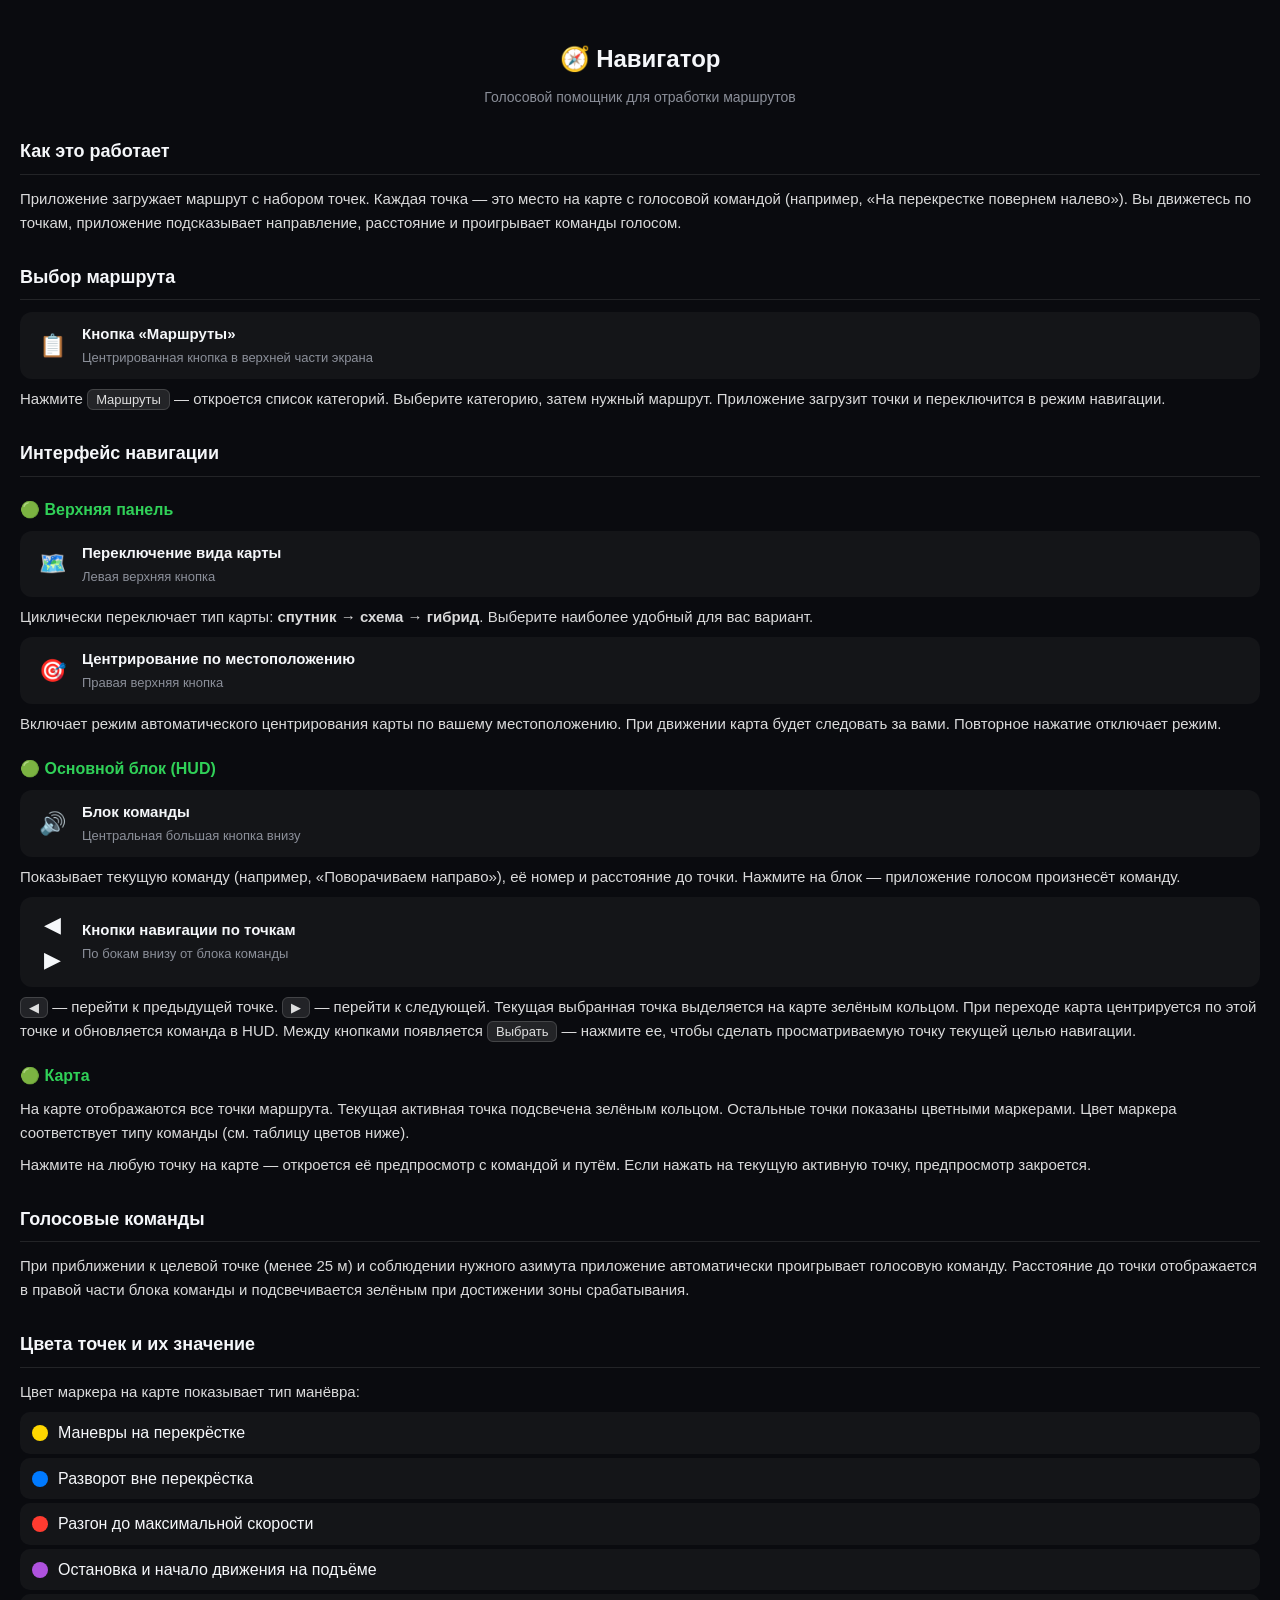
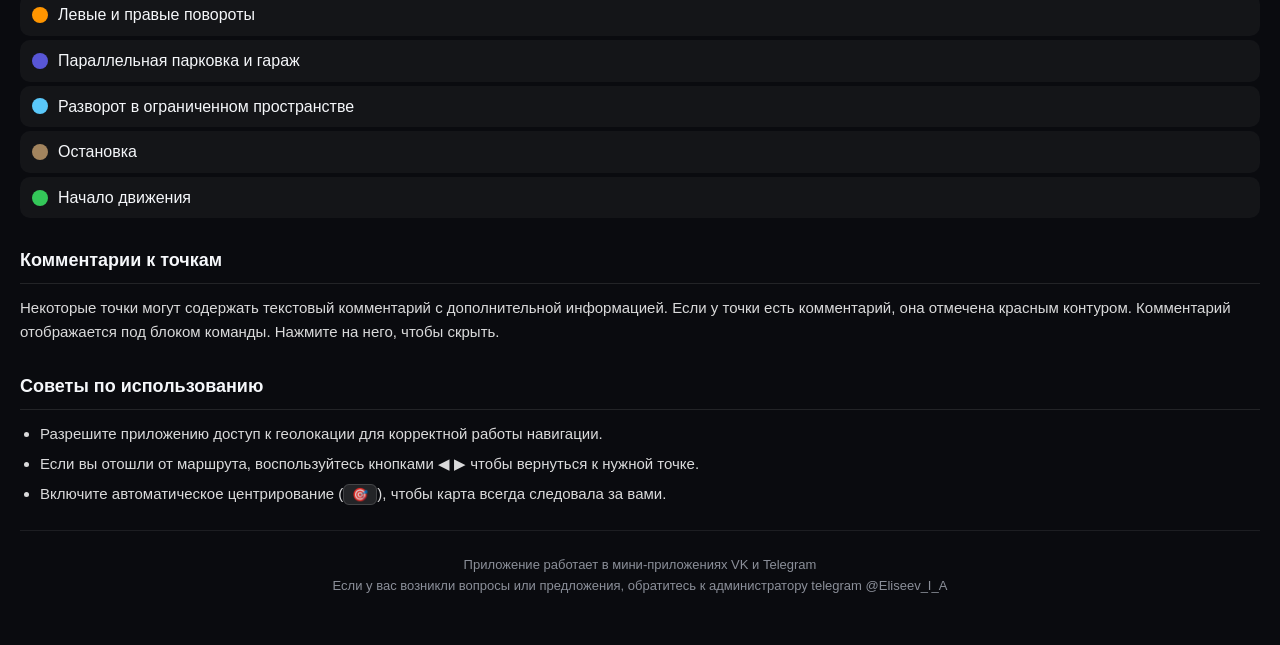
<file: instr.html>
<!DOCTYPE html>
<html lang="ru">
<head>
    <meta charset="utf-8">
    <meta name="viewport" content="width=device-width, initial-scale=1, maximum-scale=1, user-scalable=no">
    <title>Инструкция — Навигатор</title>
    <style>
        * { margin: 0; padding: 0; box-sizing: border-box; }
        body {
            font-family: -apple-system, BlinkMacSystemFont, 'Segoe UI', Roboto, Helvetica, Arial, sans-serif;
            background: #0a0b0f;
            color: #f5f7fa;
            line-height: 1.6;
            padding: 20px;
            padding-bottom: 40px;
            -webkit-font-smoothing: antialiased;
        }
        h1 { font-size: 24px; font-weight: 700; text-align: center; margin: 20px 0 8px; }
        .subtitle { text-align: center; color: #8b8f99; font-size: 14px; margin-bottom: 24px; }
        h2 {
            font-size: 18px; font-weight: 700; margin: 28px 0 12px;
            padding-bottom: 8px;
            border-bottom: 1px solid rgba(255,255,255,0.1);
        }
        h3 { font-size: 16px; font-weight: 600; margin: 20px 0 8px; color: #30D158; }
        p { margin: 8px 0; font-size: 15px; color: rgba(255,255,255,0.85); }
        ul { margin: 8px 0 8px 20px; }
        li { margin: 6px 0; font-size: 15px; color: rgba(255,255,255,0.85); }
        .section { margin: 0 0 8px; }
        .badge {
            display: inline-block;
            padding: 2px 10px;
            border-radius: 10px;
            font-size: 13px;
            font-weight: 600;
        }
        .badge-green { background: rgba(48,209,88,0.2); color: #30D158; }
        .badge-blue { background: rgba(0,122,255,0.2); color: #5AC8FA; }
        .badge-gray { background: rgba(139,143,153,0.2); color: #8b8f99; }
        .color-row {
            display: flex; align-items: center; gap: 10px;
            padding: 8px 12px;
            background: rgba(255,255,255,0.04);
            border-radius: 10px;
            margin: 4px 0;
        }
        .swatch {
            width: 16px; height: 16px; border-radius: 50%; flex-shrink: 0;
        }
        hr {
            border: none;
            border-top: 1px solid rgba(255,255,255,0.08);
            margin: 24px 0;
        }
        kbd {
            background: rgba(255,255,255,0.1);
            border: 0.5px solid rgba(255,255,255,0.15);
            border-radius: 6px;
            padding: 2px 8px;
            font-size: 13px;
            font-family: inherit;
        }
        .icon-row {
            display: flex; align-items: center; gap: 12px;
            padding: 10px 14px;
            background: rgba(255,255,255,0.04);
            border-radius: 12px;
            margin: 6px 0;
        }
        .icon-row .icon {
            font-size: 22px; width: 36px; text-align: center; flex-shrink: 0;
        }
        .icon-row .desc { flex: 1; }
        .icon-row .label { font-weight: 600; font-size: 15px; }
        .icon-row .hint { font-size: 13px; color: #8b8f99; margin-top: 2px; }
        .tip {
            background: rgba(48,209,88,0.08);
            border-left: 3px solid #30D158;
            padding: 12px 16px;
            border-radius: 0 10px 10px 0;
            margin: 12px 0;
            font-size: 14px;
        }
        .tip strong { color: #30D158; }

    </style>
</head>
<body>
    <h1>🧭 Навигатор</h1>
    <p class="subtitle">Голосовой помощник для отработки маршрутов</p>

    <h2>Как это работает</h2>
    <p>Приложение загружает маршрут с набором точек. Каждая точка — это место на карте с голосовой командой (например, «На перекрестке повернем налево»). Вы движетесь по точкам, приложение подсказывает направление, расстояние и проигрывает команды голосом.</p>

    <h2>Выбор маршрута</h2>
    <div class="icon-row">
        <div class="icon">📋</div>
        <div class="desc">
            <div class="label">Кнопка «Маршруты»</div>
            <div class="hint">Центрированная кнопка в верхней части экрана</div>
        </div>
    </div>
    <p>Нажмите <kbd>Маршруты</kbd> — откроется список категорий. Выберите категорию, затем нужный маршрут. Приложение загрузит точки и переключится в режим навигации.</p>

    <h2>Интерфейс навигации</h2>

    <h3>🟢 Верхняя панель</h3>
    <div class="icon-row">
        <div class="icon">🗺️</div>
        <div class="desc">
            <div class="label">Переключение вида карты</div>
            <div class="hint">Левая верхняя кнопка</div>
        </div>
    </div>
    <p>Циклически переключает тип карты: <strong>спутник</strong> → <strong>схема</strong> → <strong>гибрид</strong>. Выберите наиболее удобный для вас вариант.</p>

    <div class="icon-row">
        <div class="icon">🎯</div>
        <div class="desc">
            <div class="label">Центрирование по местоположению</div>
            <div class="hint">Правая верхняя кнопка</div>
        </div>
    </div>
    <p>Включает режим автоматического центрирования карты по вашему местоположению. При движении карта будет следовать за вами. Повторное нажатие отключает режим.</p>

    <h3>🟢 Основной блок (HUD)</h3>
    <div class="icon-row">
        <div class="icon">🔊</div>
        <div class="desc">
            <div class="label">Блок команды</div>
            <div class="hint">Центральная большая кнопка внизу</div>
        </div>
    </div>
    <p>Показывает текущую команду (например, «Поворачиваем направо»), её номер и расстояние до точки. Нажмите на блок — приложение голосом произнесёт команду.</p>

    <div class="icon-row">
        <div class="icon">◀ ▶</div>
        <div class="desc">
            <div class="label">Кнопки навигации по точкам</div>
            <div class="hint">По бокам внизу от блока команды</div>
        </div>
    </div>
    <p><kbd>◀</kbd> — перейти к предыдущей точке. <kbd>▶</kbd> — перейти к следующей. Текущая выбранная точка выделяется на карте зелёным кольцом. При переходе карта центрируется по этой точке и обновляется команда в HUD. Между кнопками появляется <kbd>Выбрать</kbd> — нажмите ее, чтобы сделать просматриваемую точку текущей целью навигации.</p>

    <h3>🟢 Карта</h3>
    <p>На карте отображаются все точки маршрута. Текущая активная точка подсвечена зелёным кольцом. Остальные точки показаны цветными маркерами. Цвет маркера соответствует типу команды (см. таблицу цветов ниже).</p>
    <p>Нажмите на любую точку на карте — откроется её предпросмотр с командой и путём. Если нажать на текущую активную точку, предпросмотр закроется.</p>

    <h2>Голосовые команды</h2>
    <p>При приближении к целевой точке (менее 25 м) и соблюдении нужного азимута приложение автоматически проигрывает голосовую команду. Расстояние до точки отображается в правой части блока команды и подсвечивается зелёным при достижении зоны срабатывания.</p>

    <h2>Цвета точек и их значение</h2>
    <p>Цвет маркера на карте показывает тип манёвра:</p>
    <div class="color-row"><div class="swatch" style="background:#FFD700"></div> <span>Маневры на перекрёстке</span></div>
    <div class="color-row"><div class="swatch" style="background:#007AFF"></div> <span>Разворот вне перекрёстка</span></div>
    <div class="color-row"><div class="swatch" style="background:#FF3B30"></div> <span>Разгон до максимальной скорости</span></div>
    <div class="color-row"><div class="swatch" style="background:#AF52DE"></div> <span>Остановка и начало движения на подъёме</span></div>
    <div class="color-row"><div class="swatch" style="background:#FF9500"></div> <span>Левые и правые повороты</span></div>
    <div class="color-row"><div class="swatch" style="background:#5856D6"></div> <span>Параллельная парковка и гараж</span></div>
    <div class="color-row"><div class="swatch" style="background:#5AC8FA"></div> <span>Разворот в ограниченном пространстве</span></div>
    <div class="color-row"><div class="swatch" style="background:#A2845E"></div> <span>Остановка</span></div>
    <div class="color-row"><div class="swatch" style="background:#34C759"></div> <span>Начало движения</span></div>

    <h2>Комментарии к точкам</h2>
    <p>Некоторые точки могут содержать текстовый комментарий с дополнительной информацией. Если у точки есть комментарий, она отмечена красным контуром. Комментарий отображается под блоком команды. Нажмите на него, чтобы скрыть.</p>

    <h2>Советы по использованию</h2>
    <ul>
        <li>Разрешите приложению доступ к геолокации для корректной работы навигации.</li>
        <li>Если вы отошли от маршрута, воспользуйтесь кнопками ◀ ▶ чтобы вернуться к нужной точке.</li>
        <li>Включите автоматическое центрирование (<kbd>🎯</kbd>), чтобы карта всегда следовала за вами.</li>
    </ul>

    <hr>
    <p style="text-align:center; color:#8b8f99; font-size:13px;">
        Приложение работает в мини-приложениях VK и Telegram<br>
        Если у вас возникли вопросы или предложения, обратитесь к администратору telegram @Eliseev_I_A
    </p>
</body>
</html>
</file>
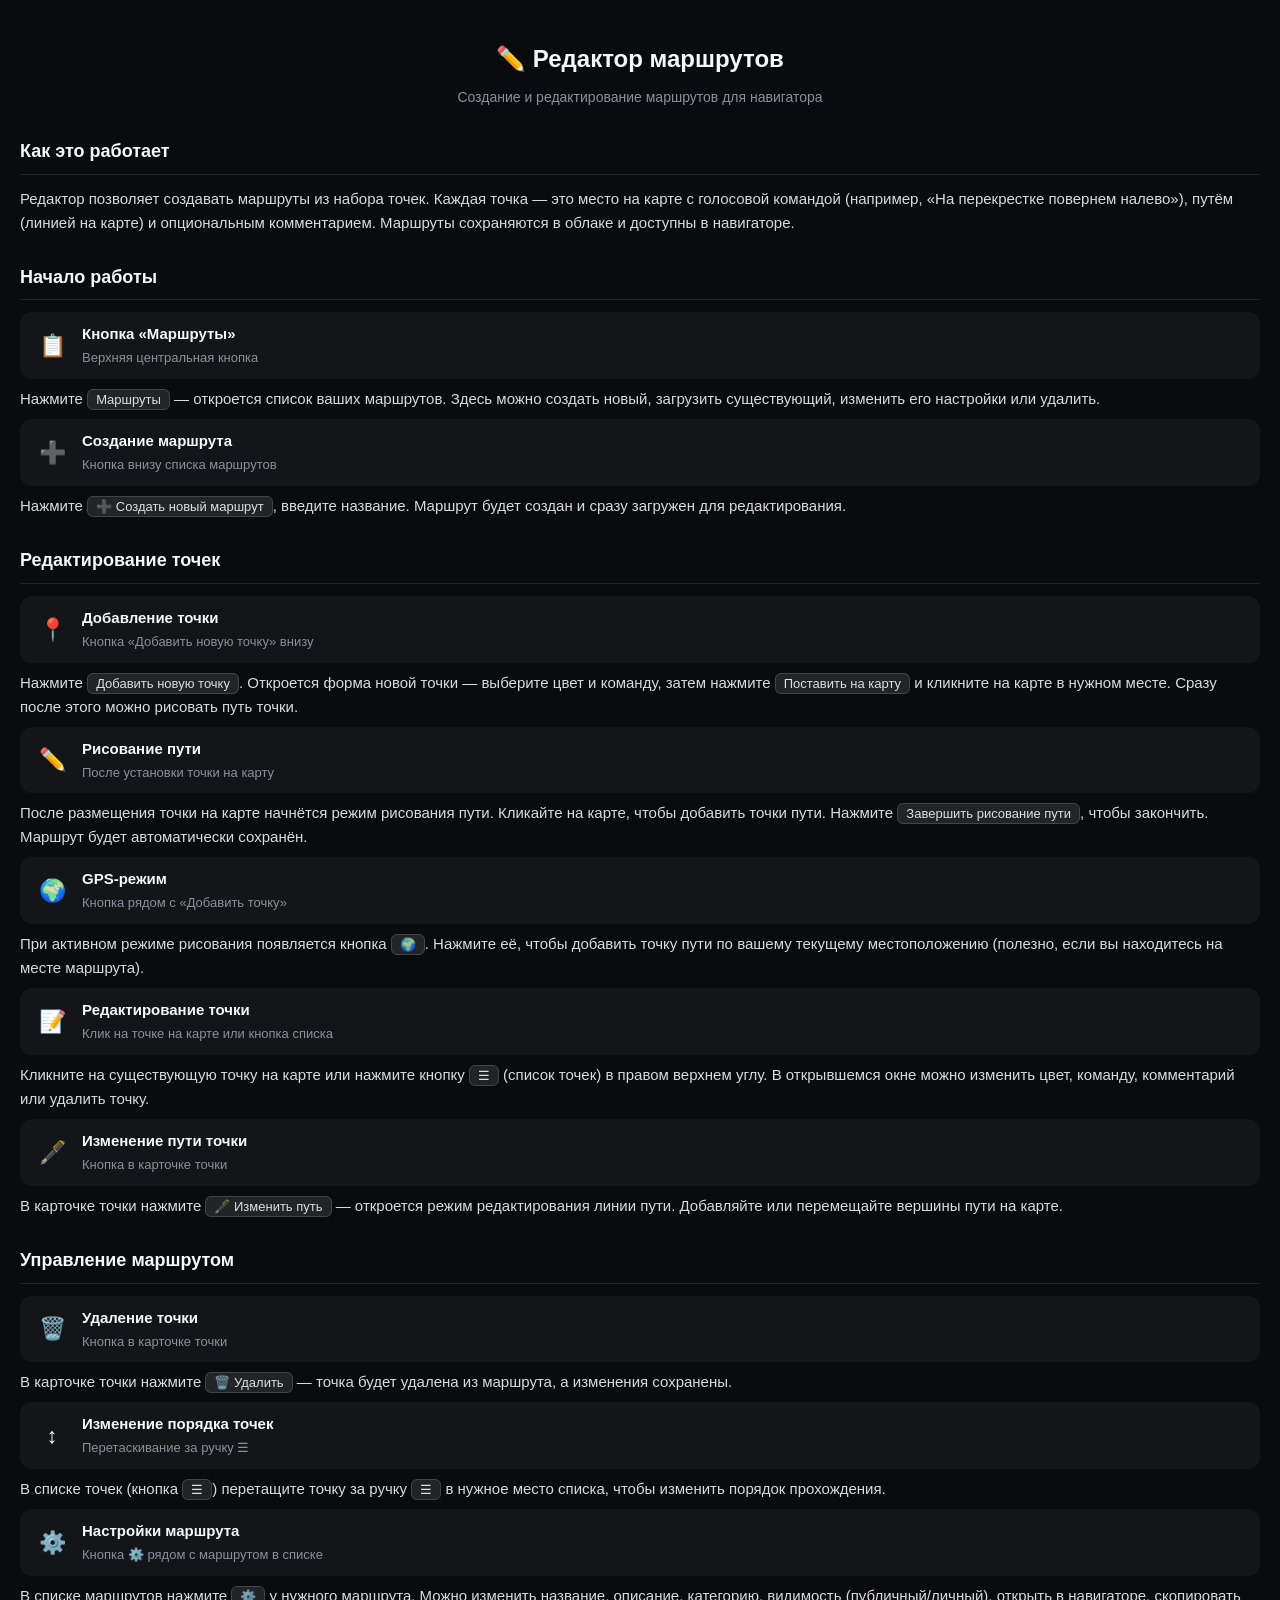
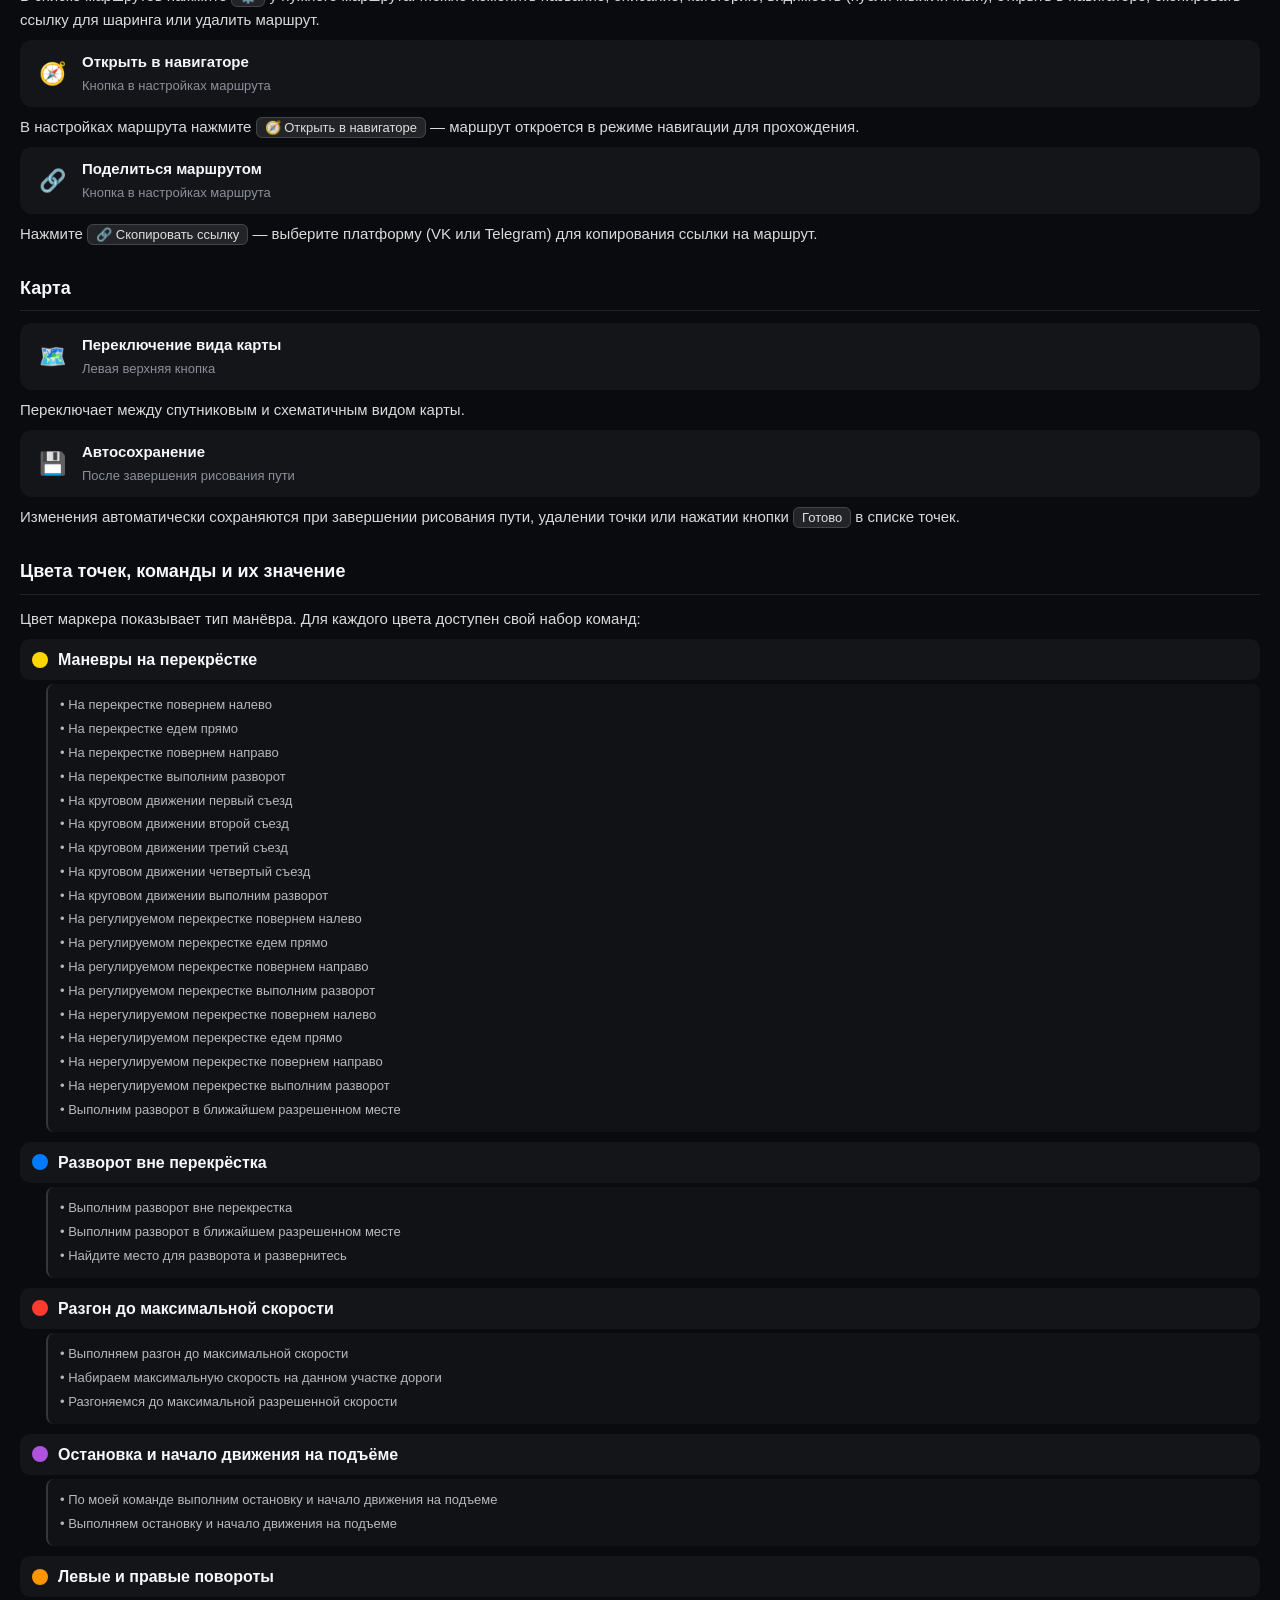
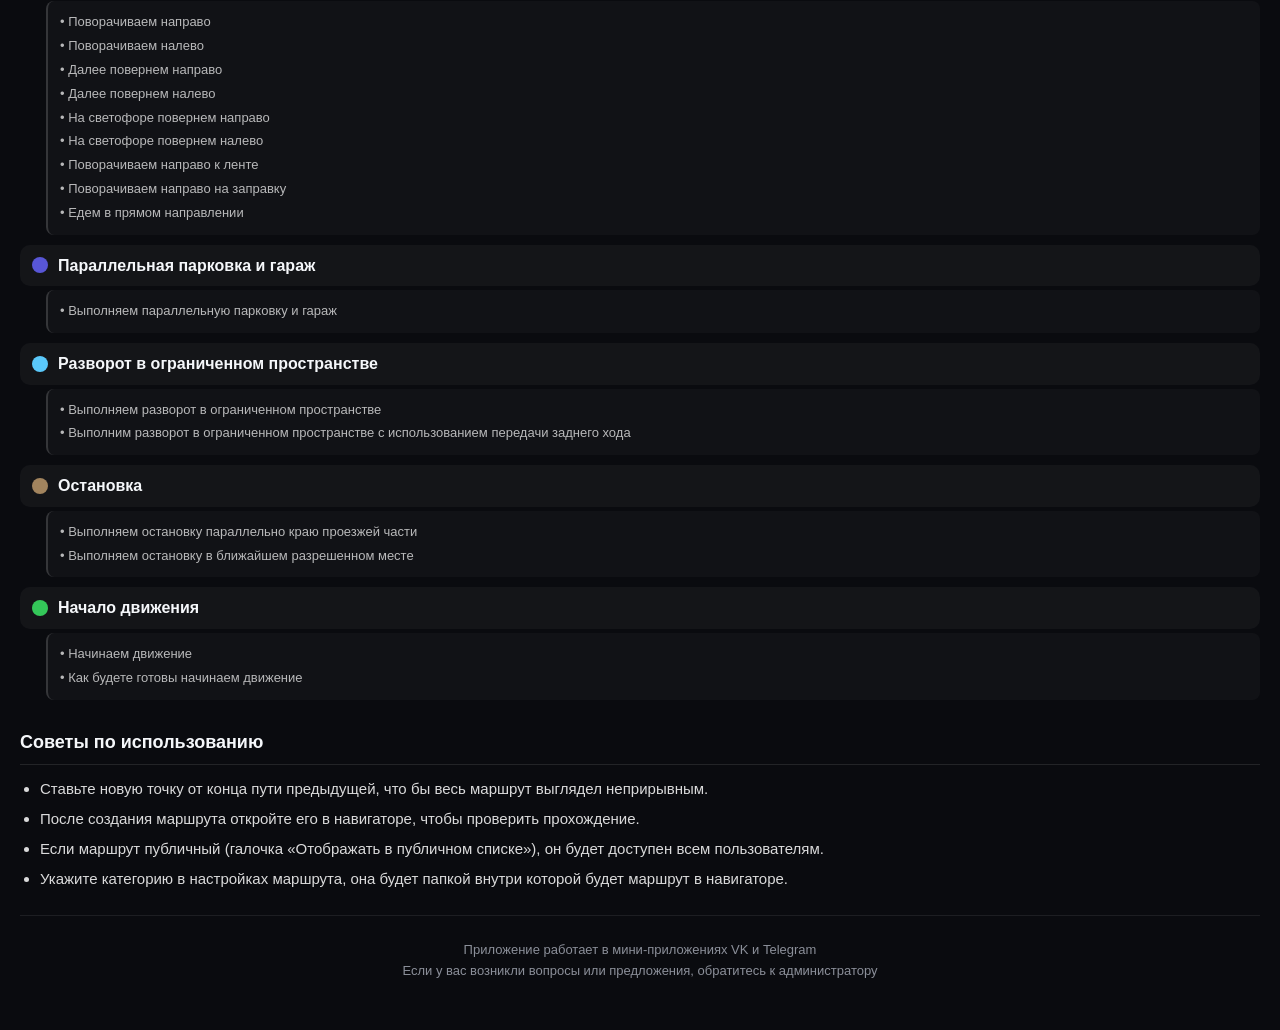
<file: instr_editor.html>
<!DOCTYPE html>
<html lang="ru">
<head>
    <meta charset="utf-8">
    <meta name="viewport" content="width=device-width, initial-scale=1, maximum-scale=1, user-scalable=no">
    <title>Инструкция — Редактор маршрутов</title>
    <style>
        * { margin: 0; padding: 0; box-sizing: border-box; }
        body {
            font-family: -apple-system, BlinkMacSystemFont, 'Segoe UI', Roboto, Helvetica, Arial, sans-serif;
            background: #0a0b0f;
            color: #f5f7fa;
            line-height: 1.6;
            padding: 20px;
            padding-bottom: 40px;
            -webkit-font-smoothing: antialiased;
        }
        h1 { font-size: 24px; font-weight: 700; text-align: center; margin: 20px 0 8px; }
        .subtitle { text-align: center; color: #8b8f99; font-size: 14px; margin-bottom: 24px; }
        h2 {
            font-size: 18px; font-weight: 700; margin: 28px 0 12px;
            padding-bottom: 8px;
            border-bottom: 1px solid rgba(255,255,255,0.1);
        }
        h3 { font-size: 16px; font-weight: 600; margin: 20px 0 8px; color: #30D158; }
        p { margin: 8px 0; font-size: 15px; color: rgba(255,255,255,0.85); }
        ul { margin: 8px 0 8px 20px; }
        li { margin: 6px 0; font-size: 15px; color: rgba(255,255,255,0.85); }
        .icon-row {
            display: flex; align-items: center; gap: 12px;
            padding: 10px 14px;
            background: rgba(255,255,255,0.04);
            border-radius: 12px;
            margin: 6px 0;
        }
        .icon-row .icon { font-size: 22px; width: 36px; text-align: center; flex-shrink: 0; }
        .icon-row .desc { flex: 1; }
        .icon-row .label { font-weight: 600; font-size: 15px; }
        .icon-row .hint { font-size: 13px; color: #8b8f99; margin-top: 2px; }
        .color-row {
            display: flex; align-items: center; gap: 10px;
            padding: 8px 12px;
            background: rgba(255,255,255,0.04);
            border-radius: 10px;
            margin: 4px 0;
        }
        .swatch { width: 16px; height: 16px; border-radius: 50%; flex-shrink: 0; }
        .cmd-list {
            margin: 2px 0 10px 26px;
            padding: 8px 12px;
            background: rgba(255,255,255,0.03);
            border-radius: 8px;
            border-left: 2px solid rgba(255,255,255,0.15);
        }
        .cmd-list li {
            font-size: 13px;
            color: rgba(255,255,255,0.7);
            margin: 3px 0;
            list-style: none;
        }
        .cmd-list li::before { content: "• "; }
        hr {
            border: none;
            border-top: 1px solid rgba(255,255,255,0.08);
            margin: 24px 0;
        }
        kbd {
            background: rgba(255,255,255,0.1);
            border: 0.5px solid rgba(255,255,255,0.15);
            border-radius: 6px;
            padding: 2px 8px;
            font-size: 13px;
            font-family: inherit;
        }
        .tip {
            background: rgba(48,209,88,0.08);
            border-left: 3px solid #30D158;
            padding: 12px 16px;
            border-radius: 0 10px 10px 0;
            margin: 12px 0;
            font-size: 14px;
        }
        .tip strong { color: #30D158; }
    </style>
</head>
<body>
    <h1>✏️ Редактор маршрутов</h1>
    <p class="subtitle">Создание и редактирование маршрутов для навигатора</p>

    <h2>Как это работает</h2>
    <p>Редактор позволяет создавать маршруты из набора точек. Каждая точка — это место на карте с голосовой командой (например, «На перекрестке повернем налево»), путём (линией на карте) и опциональным комментарием. Маршруты сохраняются в облаке и доступны в навигаторе.</p>

    <h2>Начало работы</h2>

    <div class="icon-row">
        <div class="icon">📋</div>
        <div class="desc">
            <div class="label">Кнопка «Маршруты»</div>
            <div class="hint">Верхняя центральная кнопка</div>
        </div>
    </div>
    <p>Нажмите <kbd>Маршруты</kbd> — откроется список ваших маршрутов. Здесь можно создать новый, загрузить существующий, изменить его настройки или удалить.</p>

    <div class="icon-row">
        <div class="icon">➕</div>
        <div class="desc">
            <div class="label">Создание маршрута</div>
            <div class="hint">Кнопка внизу списка маршрутов</div>
        </div>
    </div>
    <p>Нажмите <kbd>➕ Создать новый маршрут</kbd>, введите название. Маршрут будет создан и сразу загружен для редактирования.</p>

    <h2>Редактирование точек</h2>

    <div class="icon-row">
        <div class="icon">📍</div>
        <div class="desc">
            <div class="label">Добавление точки</div>
            <div class="hint">Кнопка «Добавить новую точку» внизу</div>
        </div>
    </div>
    <p>Нажмите <kbd>Добавить новую точку</kbd>. Откроется форма новой точки — выберите цвет и команду, затем нажмите <kbd>Поставить на карту</kbd> и кликните на карте в нужном месте. Сразу после этого можно рисовать путь точки.</p>

    <div class="icon-row">
        <div class="icon">✏️</div>
        <div class="desc">
            <div class="label">Рисование пути</div>
            <div class="hint">После установки точки на карту</div>
        </div>
    </div>
    <p>После размещения точки на карте начнётся режим рисования пути. Кликайте на карте, чтобы добавить точки пути. Нажмите <kbd>Завершить рисование пути</kbd>, чтобы закончить. Маршрут будет автоматически сохранён.</p>

    <div class="icon-row">
        <div class="icon">🌍</div>
        <div class="desc">
            <div class="label">GPS-режим</div>
            <div class="hint">Кнопка рядом с «Добавить точку»</div>
        </div>
    </div>
    <p>При активном режиме рисования появляется кнопка <kbd>🌍</kbd>. Нажмите её, чтобы добавить точку пути по вашему текущему местоположению (полезно, если вы находитесь на месте маршрута).</p>

    <div class="icon-row">
        <div class="icon">📝</div>
        <div class="desc">
            <div class="label">Редактирование точки</div>
            <div class="hint">Клик на точке на карте или кнопка списка</div>
        </div>
    </div>
    <p>Кликните на существующую точку на карте или нажмите кнопку <kbd>☰</kbd> (список точек) в правом верхнем углу. В открывшемся окне можно изменить цвет, команду, комментарий или удалить точку.</p>

    <div class="icon-row">
        <div class="icon">🖋️</div>
        <div class="desc">
            <div class="label">Изменение пути точки</div>
            <div class="hint">Кнопка в карточке точки</div>
        </div>
    </div>
    <p>В карточке точки нажмите <kbd>🖋️ Изменить путь</kbd> — откроется режим редактирования линии пути. Добавляйте или перемещайте вершины пути на карте.</p>

    <h2>Управление маршрутом</h2>

    <div class="icon-row">
        <div class="icon">🗑️</div>
        <div class="desc">
            <div class="label">Удаление точки</div>
            <div class="hint">Кнопка в карточке точки</div>
        </div>
    </div>
    <p>В карточке точки нажмите <kbd>🗑️ Удалить</kbd> — точка будет удалена из маршрута, а изменения сохранены.</p>

    <div class="icon-row">
        <div class="icon">↕️</div>
        <div class="desc">
            <div class="label">Изменение порядка точек</div>
            <div class="hint">Перетаскивание за ручку ☰</div>
        </div>
    </div>
    <p>В списке точек (кнопка <kbd>☰</kbd>) перетащите точку за ручку <kbd>☰</kbd> в нужное место списка, чтобы изменить порядок прохождения.</p>

    <div class="icon-row">
        <div class="icon">⚙️</div>
        <div class="desc">
            <div class="label">Настройки маршрута</div>
            <div class="hint">Кнопка ⚙️ рядом с маршрутом в списке</div>
        </div>
    </div>
    <p>В списке маршрутов нажмите <kbd>⚙️</kbd> у нужного маршрута. Можно изменить название, описание, категорию, видимость (публичный/личный), открыть в навигаторе, скопировать ссылку для шаринга или удалить маршрут.</p>

    <div class="icon-row">
        <div class="icon">🧭</div>
        <div class="desc">
            <div class="label">Открыть в навигаторе</div>
            <div class="hint">Кнопка в настройках маршрута</div>
        </div>
    </div>
    <p>В настройках маршрута нажмите <kbd>🧭 Открыть в навигаторе</kbd> — маршрут откроется в режиме навигации для прохождения.</p>

    <div class="icon-row">
        <div class="icon">🔗</div>
        <div class="desc">
            <div class="label">Поделиться маршрутом</div>
            <div class="hint">Кнопка в настройках маршрута</div>
        </div>
    </div>
    <p>Нажмите <kbd>🔗 Скопировать ссылку</kbd> — выберите платформу (VK или Telegram) для копирования ссылки на маршрут.</p>

    <h2>Карта</h2>
    <div class="icon-row">
        <div class="icon">🗺️</div>
        <div class="desc">
            <div class="label">Переключение вида карты</div>
            <div class="hint">Левая верхняя кнопка</div>
        </div>
    </div>
    <p>Переключает между спутниковым и схематичным видом карты.</p>

    <div class="icon-row">
        <div class="icon">💾</div>
        <div class="desc">
            <div class="label">Автосохранение</div>
            <div class="hint">После завершения рисования пути</div>
        </div>
    </div>
    <p>Изменения автоматически сохраняются при завершении рисования пути, удалении точки или нажатии кнопки <kbd>Готово</kbd> в списке точек.</p>

    <h2>Цвета точек, команды и их значение</h2>
    <p>Цвет маркера показывает тип манёвра. Для каждого цвета доступен свой набор команд:</p>

    <div class="color-row"><div class="swatch" style="background:#FFD700"></div> <span><strong>Маневры на перекрёстке</strong></span></div>
    <ul class="cmd-list">
        <li>На перекрестке повернем налево</li>
        <li>На перекрестке едем прямо</li>
        <li>На перекрестке повернем направо</li>
        <li>На перекрестке выполним разворот</li>
        <li>На круговом движении первый съезд</li>
        <li>На круговом движении второй съезд</li>
        <li>На круговом движении третий съезд</li>
        <li>На круговом движении четвертый съезд</li>
        <li>На круговом движении выполним разворот</li>
        <li>На регулируемом перекрестке повернем налево</li>
        <li>На регулируемом перекрестке едем прямо</li>
        <li>На регулируемом перекрестке повернем направо</li>
        <li>На регулируемом перекрестке выполним разворот</li>
        <li>На нерегулируемом перекрестке повернем налево</li>
        <li>На нерегулируемом перекрестке едем прямо</li>
        <li>На нерегулируемом перекрестке повернем направо</li>
        <li>На нерегулируемом перекрестке выполним разворот</li>
        <li>Выполним разворот в ближайшем разрешенном месте</li>
    </ul>

    <div class="color-row"><div class="swatch" style="background:#007AFF"></div> <span><strong>Разворот вне перекрёстка</strong></span></div>
    <ul class="cmd-list">
        <li>Выполним разворот вне перекрестка</li>
        <li>Выполним разворот в ближайшем разрешенном месте</li>
        <li>Найдите место для разворота и развернитесь</li>
    </ul>

    <div class="color-row"><div class="swatch" style="background:#FF3B30"></div> <span><strong>Разгон до максимальной скорости</strong></span></div>
    <ul class="cmd-list">
        <li>Выполняем разгон до максимальной скорости</li>
        <li>Набираем максимальную скорость на данном участке дороги</li>
        <li>Разгоняемся до максимальной разрешенной скорости</li>
    </ul>

    <div class="color-row"><div class="swatch" style="background:#AF52DE"></div> <span><strong>Остановка и начало движения на подъёме</strong></span></div>
    <ul class="cmd-list">
        <li>По моей команде выполним остановку и начало движения на подъеме</li>
        <li>Выполняем остановку и начало движения на подъеме</li>
    </ul>

    <div class="color-row"><div class="swatch" style="background:#FF9500"></div> <span><strong>Левые и правые повороты</strong></span></div>
    <ul class="cmd-list">
        <li>Поворачиваем направо</li>
        <li>Поворачиваем налево</li>
        <li>Далее повернем направо</li>
        <li>Далее повернем налево</li>
        <li>На светофоре повернем направо</li>
        <li>На светофоре повернем налево</li>
        <li>Поворачиваем направо к ленте</li>
        <li>Поворачиваем направо на заправку</li>
        <li>Едем в прямом направлении</li>
    </ul>

    <div class="color-row"><div class="swatch" style="background:#5856D6"></div> <span><strong>Параллельная парковка и гараж</strong></span></div>
    <ul class="cmd-list">
        <li>Выполняем параллельную парковку и гараж</li>
    </ul>

    <div class="color-row"><div class="swatch" style="background:#5AC8FA"></div> <span><strong>Разворот в ограниченном пространстве</strong></span></div>
    <ul class="cmd-list">
        <li>Выполняем разворот в ограниченном пространстве</li>
        <li>Выполним разворот в ограниченном пространстве с использованием передачи заднего хода</li>
    </ul>

    <div class="color-row"><div class="swatch" style="background:#A2845E"></div> <span><strong>Остановка</strong></span></div>
    <ul class="cmd-list">
        <li>Выполняем остановку параллельно краю проезжей части</li>
        <li>Выполняем остановку в ближайшем разрешенном месте</li>
    </ul>

    <div class="color-row"><div class="swatch" style="background:#34C759"></div> <span><strong>Начало движения</strong></span></div>
    <ul class="cmd-list">
        <li>Начинаем движение</li>
        <li>Как будете готовы начинаем движение</li>
    </ul>

    <h2>Советы по использованию</h2>
    <ul>
        <li>Ставьте новую точку от конца пути предыдущей, что бы весь маршрут выглядел неприрывным.</li>
        <li>После создания маршрута откройте его в навигаторе, чтобы проверить прохождение.</li>
        <li>Если маршрут публичный (галочка «Отображать в публичном списке»), он будет доступен всем пользователям.</li>
        <li>Укажите категорию в настройках маршрута, она будет папкой внутри которой будет маршрут в навигаторе.</li>
    </ul>

    <hr>
    <p style="text-align:center; color:#8b8f99; font-size:13px;">
        Приложение работает в мини-приложениях VK и Telegram<br>
        Если у вас возникли вопросы или предложения, обратитесь к администратору
    </p>
</body>
</html>
</file>
